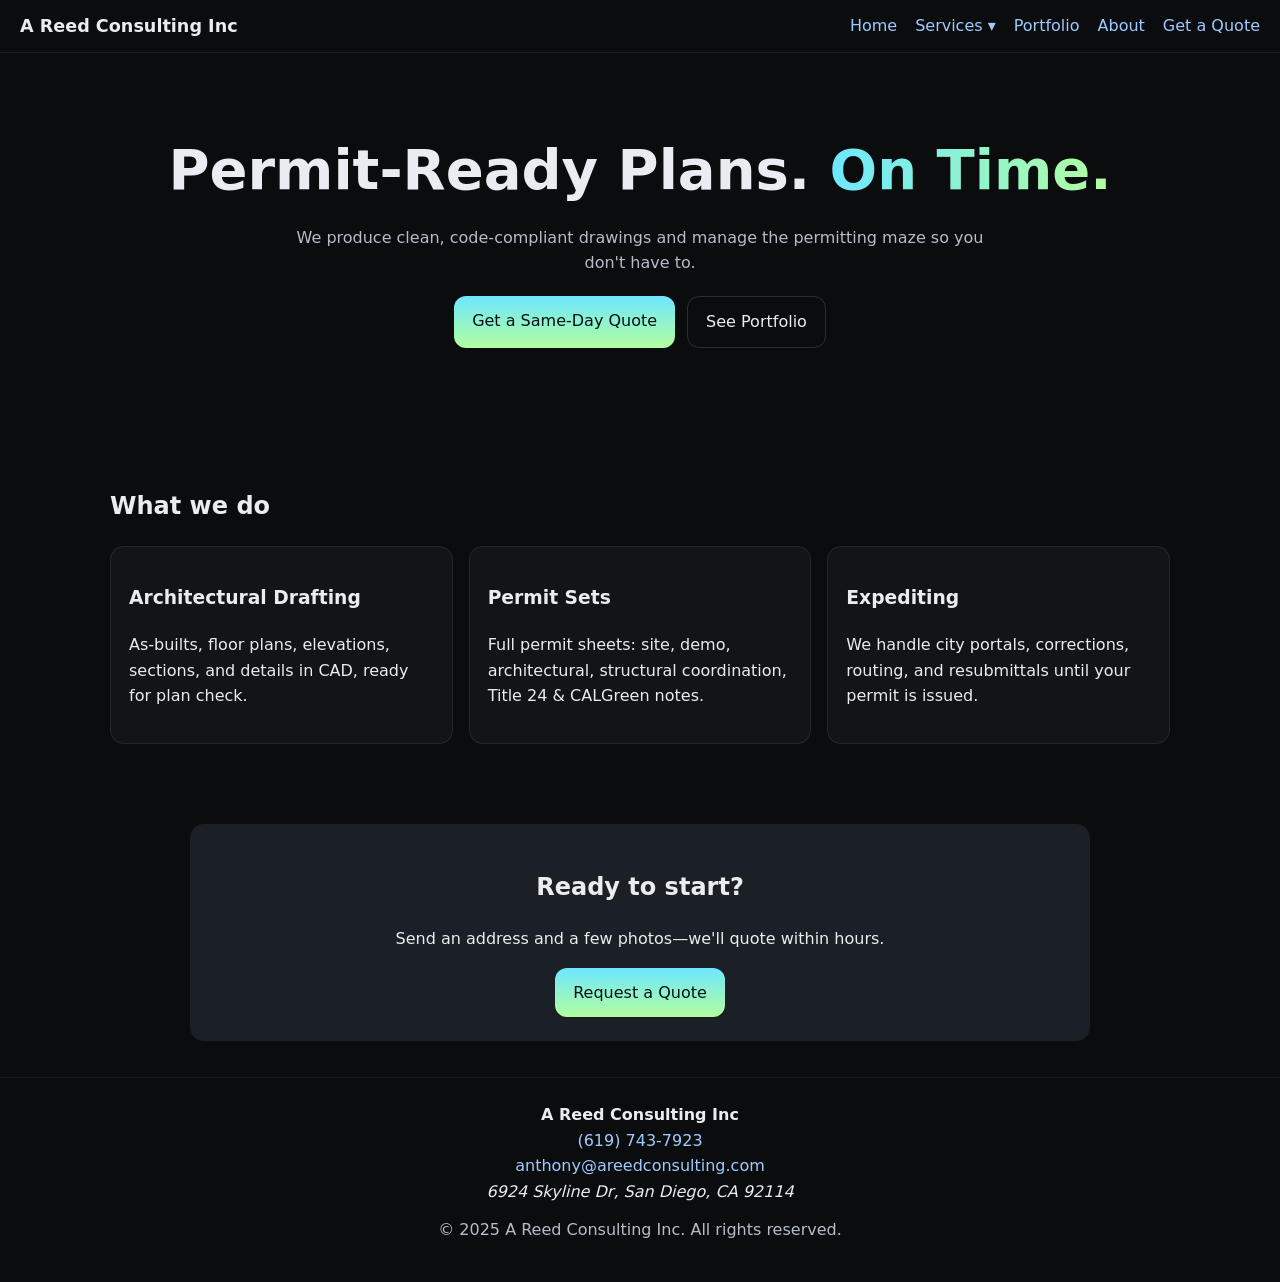
<file: index.html>
<!doctype html>
<html lang="en">
<head>
  <meta charset="utf-8">
  <meta name="viewport" content="width=device-width, initial-scale=1">
  <title>Drafting, Permitting & Expediting | A Reed Consulting Inc</title>
  <meta name="description" content="Residential & light commercial drafting, permit sets, Title 24 coordination, and permit expediting across Southern California—fast, precise, code-compliant.">
  <meta name="theme-color" content="#0a0a0a">
  <link rel="canonical" href="https://www.areedconsulting.com/">
  <link rel="stylesheet" href="styles.css">
  <meta property="og:type" content="website">
  <meta property="og:title" content="Drafting, Permitting & Expediting | A Reed Consulting Inc">
  <meta property="og:description" content="Residential & light commercial drafting, permit sets, Title 24 coordination, and permit expediting across Southern California.">
  <script type="application/ld+json">
  {
  "@context": "https://schema.org",
  "@type": "LocalBusiness",
  "name": "A Reed Consulting Inc",
  "url": "https://www.areedconsulting.com/",
  "email": "anthony@areedconsulting.com",
  "telephone": "(555) 123-4567",
  "address": {
    "@type": "PostalAddress",
    "streetAddress": "6924 Skyline Dr",
    "addressLocality": "San Diego",
    "addressRegion": "CA",
    "postalCode": "92114",
    "addressCountry": "US"
  }
}
  </script>
</head>
<body>
<header class="site-header">
  <a class="brand" href="index.html">
    <span>A Reed Consulting Inc</span>
  </a>
  <nav id="nav" class="nav" aria-label="Primary">
    <button class="nav-toggle" aria-expanded="false" aria-controls="nav-links" aria-label="Menu" onclick="toggleNav()">
      <span class="bar"></span><span class="bar"></span><span class="bar"></span>
    </button>
    <ul id="nav-links" class="nav-links">
      <li><a href="index.html">Home</a></li>
      <li class="dropdown">
        <a href="services.html">Services ▾</a>
        <ul class="dropdown-menu">
          <li><a href="#" data-service="consultation" data-price="100">Phone Consultation - $100/hr</a></li>
          <li><a href="#" data-service="field-verify" data-price="125">As-built Field Verify - $125/hr</a></li>
          <li><a href="#" data-service="cad-docs" data-price="125">As-built CAD Documentation - $125/hr</a></li>
          <li><a href="#" data-service="construction" data-price="150">Construction Documents - $150/hr</a></li>
          <li><a href="#" data-service="permitting" data-price="100">Permitting - $100/hr</a></li>
        </ul>
      </li>
      <li><a href="portfolio.html">Portfolio</a></li>
      <li><a href="about.html">About</a></li>
      <li><a href="contact.html">Get a Quote</a></li>
    </ul>
  </nav>
</header>

<!-- Stripe Checkout Modal -->
<div id="stripe-modal" class="modal">
  <div class="modal-content">
    <span class="close">&times;</span>
    <h2>Book Service</h2>
    <p id="service-name"></p>
    <p id="service-price"></p>
    <button id="checkout-button" class="btn primary">Pay with Stripe</button>
  </div>
</div>

<main>
<section class="hero">
  <div class="hero-content">
    <h1>Permit-Ready Plans. <span class="accent">On Time.</span></h1>
    <p>We produce clean, code-compliant drawings and manage the permitting maze so you don't have to.</p>
    <div class="actions">
      <a class="btn primary" href="contact.html">Get a Same-Day Quote</a>
      <a class="btn ghost" href="portfolio.html">See Portfolio</a>
    </div>
  </div>
</section>

<section class="services">
  <h2>What we do</h2>
  <div class="card-grid">
    <article class="card">
      <h3>Architectural Drafting</h3>
      <p>As-builts, floor plans, elevations, sections, and details in CAD, ready for plan check.</p>
    </article>
    <article class="card">
      <h3>Permit Sets</h3>
      <p>Full permit sheets: site, demo, architectural, structural coordination, Title 24 & CALGreen notes.</p>
    </article>
    <article class="card">
      <h3>Expediting</h3>
      <p>We handle city portals, corrections, routing, and resubmittals until your permit is issued.</p>
    </article>
  </div>
</section>

<section class="cta">
  <h2>Ready to start?</h2>
  <p>Send an address and a few photos—we'll quote within hours.</p>
  <a class="btn primary" href="contact.html">Request a Quote</a>
</section>
</main>

<footer class="site-footer">
  <div class="footer-grid">
    <div>
      <strong>A Reed Consulting Inc</strong><br>
      <a href="tel:(619) 743-7923">(619) 743-7923</a><br>
      <a href="mailto:anthony@areedconsulting.com">anthony@areedconsulting.com</a><br>
      <address>6924 Skyline Dr, San Diego, CA 92114</address>
    </div>
  </div>
  <p class="legal">© 2025 A Reed Consulting Inc. All rights reserved.</p>
</footer>

<script src="https://js.stripe.com/v3/"></script>
<script src="script.js"></script>
</body>
</html>
</file>
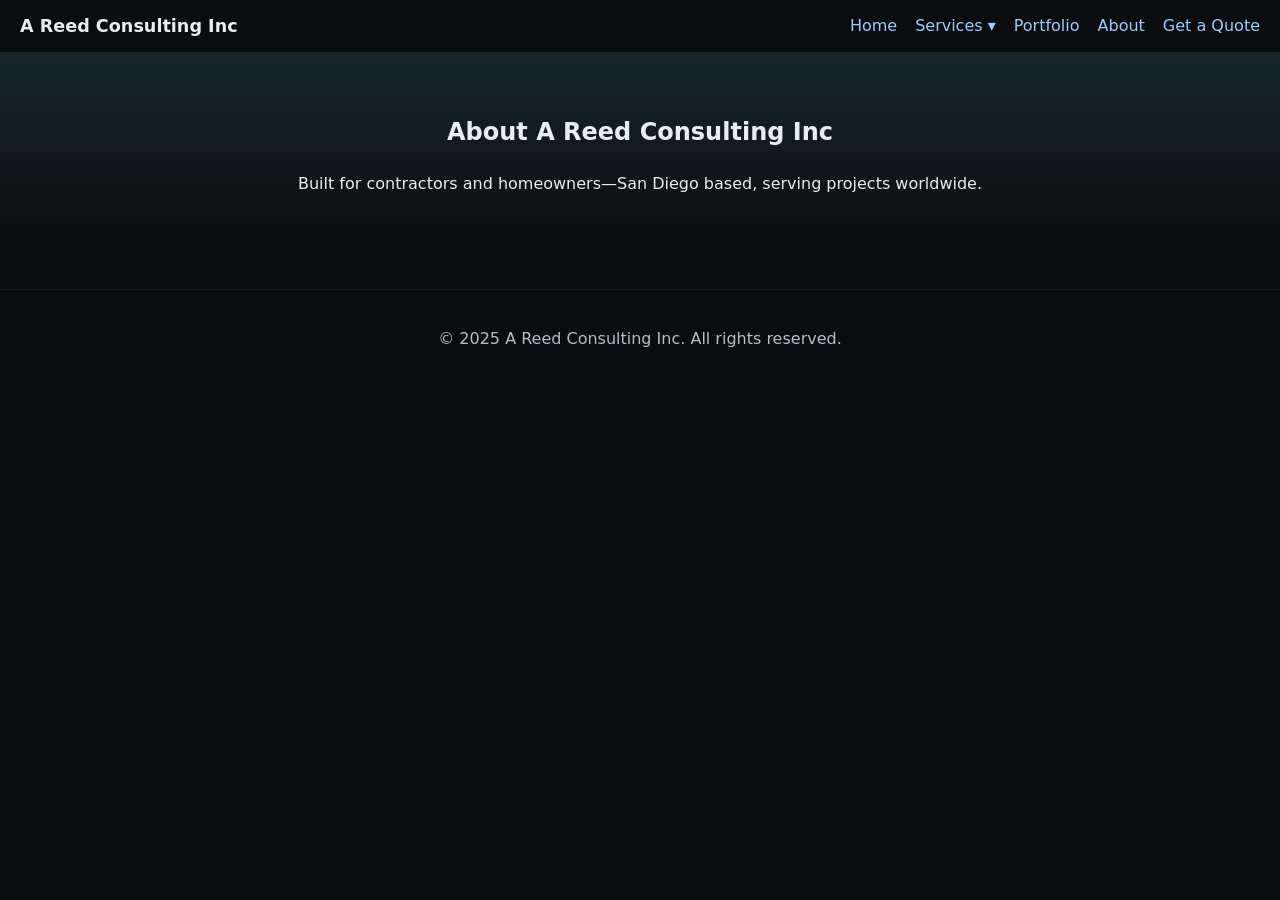
<file: about.html>
<!doctype html>
<html lang="en">
<head>
  <meta charset="utf-8">
  <meta name="viewport" content="width=device-width, initial-scale=1">
  <title>About | A Reed Consulting Inc</title>
  <link rel="stylesheet" href="styles.css">
</head>
<body>
<header class="site-header">
  <a class="brand" href="index.html"><span>A Reed Consulting Inc</span></a>
  <nav id="nav" class="nav" aria-label="Primary">
    <button class="nav-toggle" onclick="toggleNav()"><span class="bar"></span><span class="bar"></span><span class="bar"></span></button>
    <ul id="nav-links" class="nav-links">
      <li><a href="index.html">Home</a></li>
      <li class="dropdown">
        <a href="services.html">Services ▾</a>
        <ul class="dropdown-menu">
          <li><a href="#" data-service="consultation" data-price="Free">Phone Consultation - Free</a></li>
          <li><a href="#" data-service="field-verify" data-price="125">As-built Field Verify - $125/hr</a></li>
          <li><a href="#" data-service="cad-docs" data-price="125">As-built CAD Documentation - $125/hr</a></li>
          <li><a href="#" data-service="construction" data-price="150">Construction Documents - $150/hr</a></li>
          <li><a href="#" data-service="permitting" data-price="100">Permitting - $100/hr</a></li>
        </ul>
      </li>
      <li><a href="portfolio.html">Portfolio</a></li>
      <li><a href="about.html">About</a></li>
      <li><a href="contact.html">Get a Quote</a></li>
    </ul>
  </nav>
</header>

<div id="stripe-modal" class="modal">
  <div class="modal-content">
    <span class="close">&times;</span>
    <h2>Book Service</h2>
    <p id="service-name"></p>
    <p id="service-price"></p>
    <button id="checkout-button" class="btn primary">Pay with Stripe</button>
  </div>
</div>

<main>
<section class="page-hero">
  <h1>About A Reed Consulting Inc</h1>
  <p>Built for contractors and homeowners—San Diego based, serving projects worldwide.</p>
</section>
</main>

<footer class="site-footer">
  <p class="legal">© 2025 A Reed Consulting Inc. All rights reserved.</p>
</footer>

<script src="https://js.stripe.com/v3/"></script>
<script src="script.js"></script>
</body>
</html>
</file>
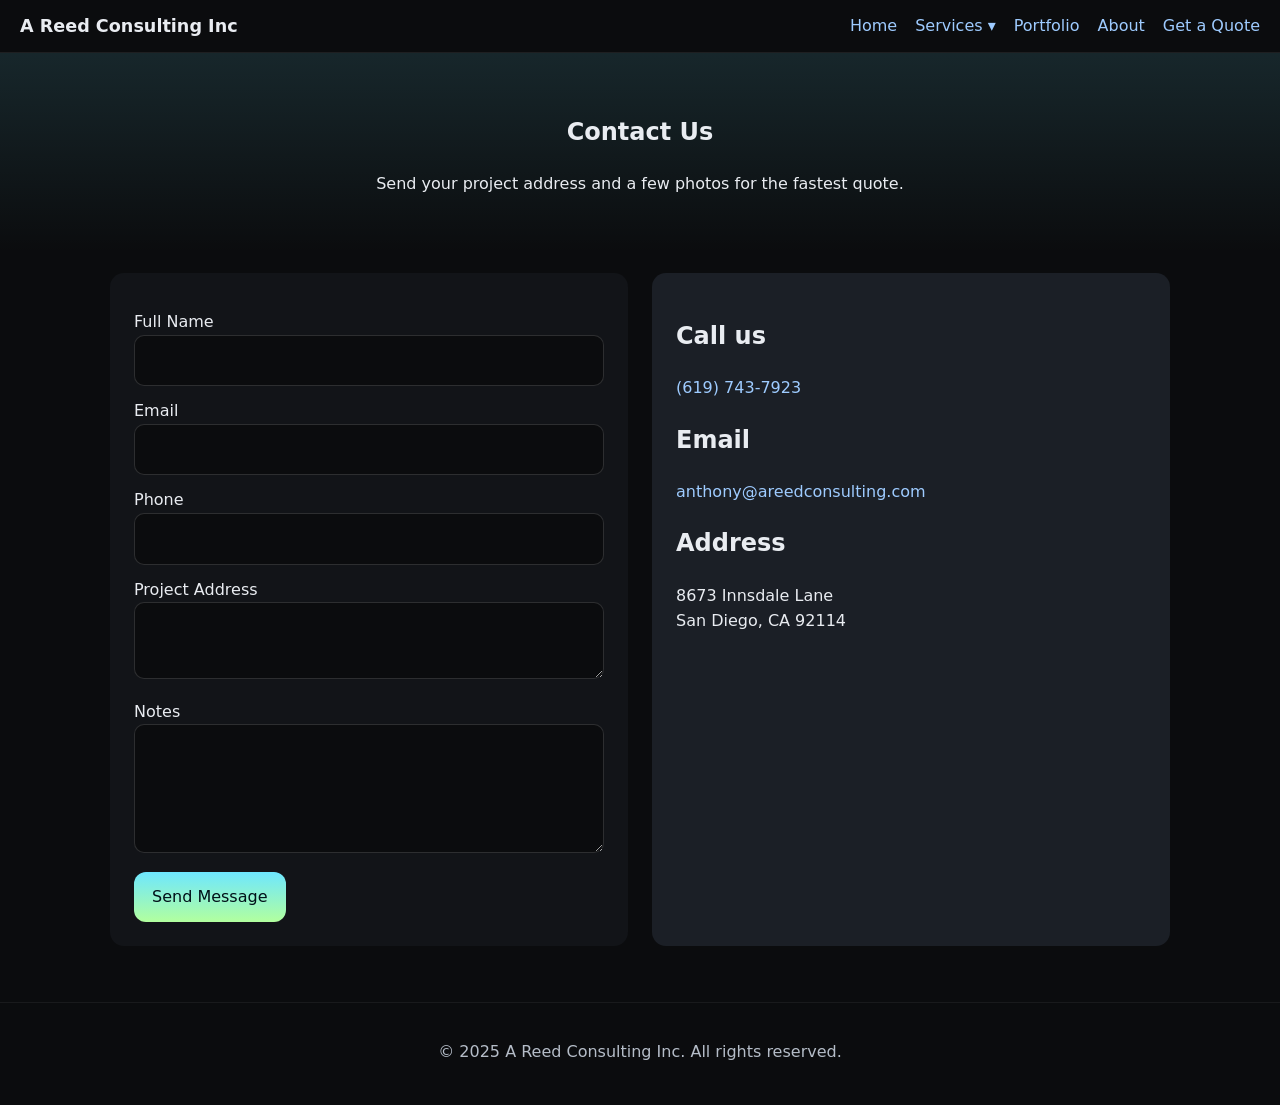
<file: contact.html>
<!doctype html>
<html lang="en">
<head>
  <meta charset="utf-8">
  <meta name="viewport" content="width=device-width, initial-scale=1">
  <title>Contact | A Reed Consulting Inc</title>
  <link rel="stylesheet" href="styles.css">
</head>
<body>
<header class="site-header">
  <a class="brand" href="index.html"><span>A Reed Consulting Inc</span></a>
  <nav id="nav" class="nav" aria-label="Primary">
    <button class="nav-toggle" onclick="toggleNav()"><span class="bar"></span><span class="bar"></span><span class="bar"></span></button>
    <ul id="nav-links" class="nav-links">
      <li><a href="index.html">Home</a></li>
      <li class="dropdown">
        <a href="services.html">Services ▾</a>
        <ul class="dropdown-menu">
          <li><a href="#" data-service="consultation" data-price="Free">Phone Consultation - Free</a></li>
          <li><a href="#" data-service="field-verify" data-price="125">As-built Field Verify - $125/hr</a></li>
          <li><a href="#" data-service="cad-docs" data-price="125">As-built CAD Documentation - $125/hr</a></li>
          <li><a href="#" data-service="construction" data-price="150">Construction Documents - $150/hr</a></li>
          <li><a href="#" data-service="permitting" data-price="100">Permitting - $100/hr</a></li>
        </ul>
      </li>
      <li><a href="portfolio.html">Portfolio</a></li>
      <li><a href="about.html">About</a></li>
      <li><a href="contact.html">Get a Quote</a></li>
    </ul>
  </nav>
</header>

<div id="stripe-modal" class="modal">
  <div class="modal-content">
    <span class="close">&times;</span>
    <h2>Book Service</h2>
    <p id="service-name"></p>
    <p id="service-price"></p>
    <button id="checkout-button" class="btn primary">Pay with Stripe</button>
  </div>
</div>

<main>
<section class="page-hero">
  <h1>Contact Us</h1>
  <p>Send your project address and a few photos for the fastest quote.</p>
</section>

<section class="contact-grid">
  <form class="contact-form" action="https://formspree.io/f/xzdaqnzp" method="POST">
    <label>Full Name<input type="text" name="name" required></label>
    <label>Email<input type="email" name="email" required></label>
    <label>Phone<input type="tel" name="phone"></label>
    <label>Project Address<textarea name="address" rows="2" required></textarea></label>
    <label>Notes<textarea name="notes" rows="4"></textarea></label>
    <button class="btn primary" type="submit">Send Message</button>
  </form>
  <aside class="contact-aside">
    <h2>Call us</h2>
    <p><a href="tel:(619) 743-7923">(619) 743-7923</a></p>
    <h2>Email</h2>
    <p><a href="mailto:anthony@areedconsulting.com">anthony@areedconsulting.com</a></p>
    <h2>Address</h2>
    <p>8673 Innsdale Lane<br>San Diego, CA 92114</p>
  </aside>
</section>
</main>

<footer class="site-footer">
  <p class="legal">© 2025 A Reed Consulting Inc. All rights reserved.</p>
</footer>

<script src="https://js.stripe.com/v3/"></script>
<script src="script.js"></script>
</body>
</html>
</file>
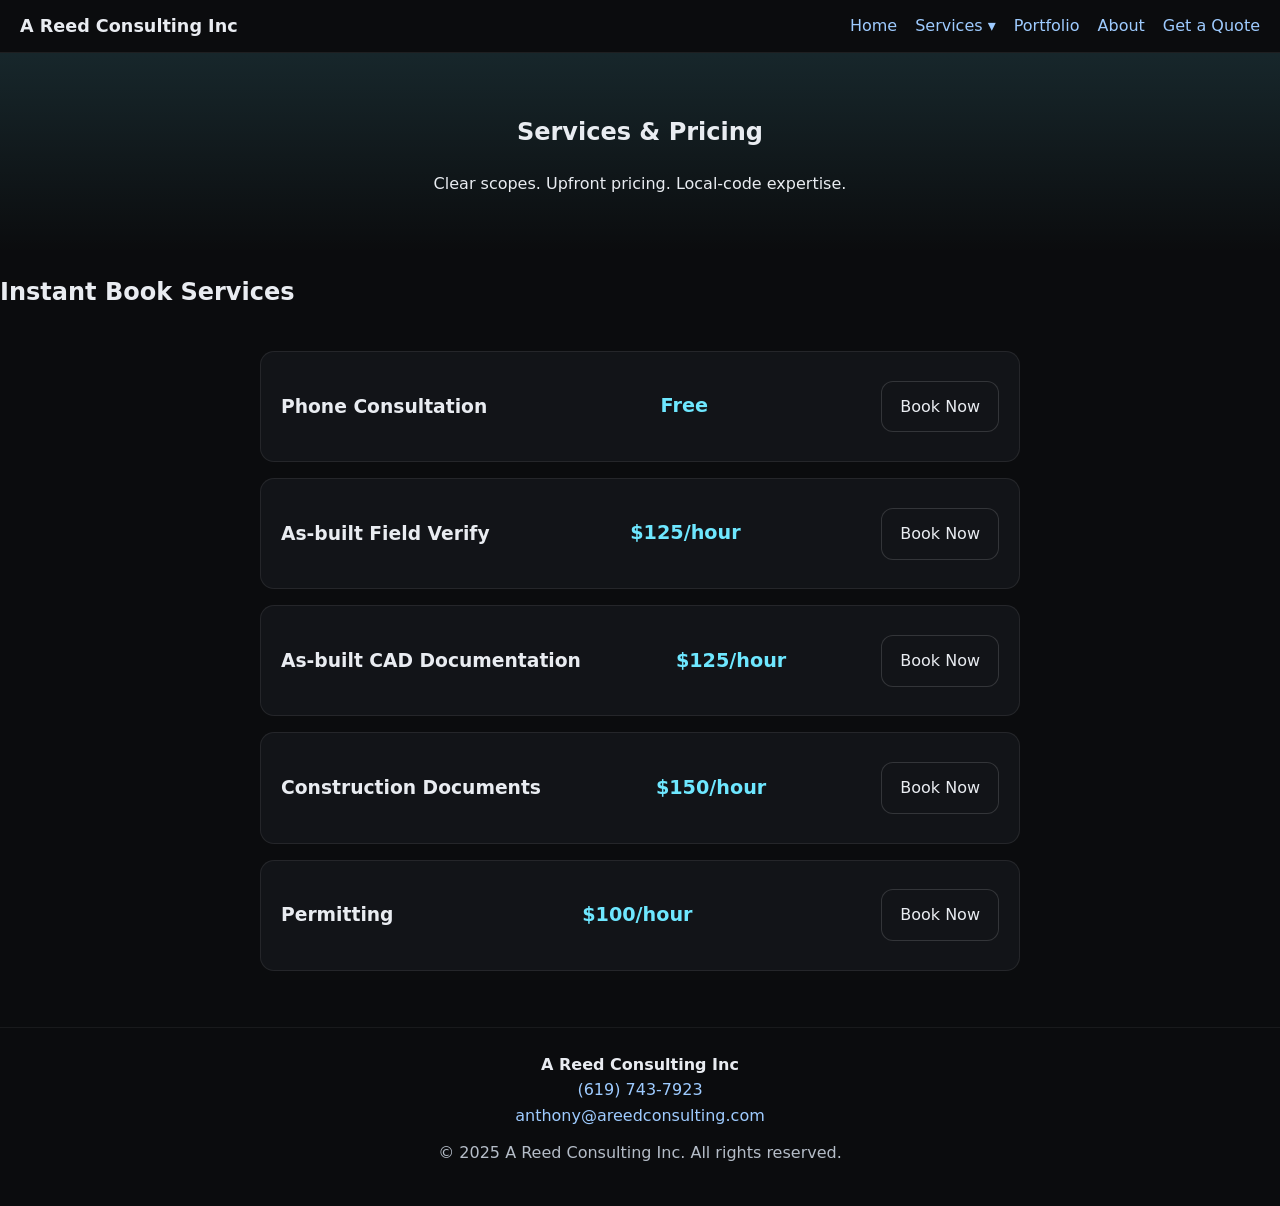
<file: services.html>
<!doctype html>
<html lang="en">
<head>
  <meta charset="utf-8">
  <meta name="viewport" content="width=device-width, initial-scale=1">
  <title>Services & Pricing | A Reed Consulting Inc</title>
  <link rel="stylesheet" href="styles.css">
</head>
<body>
<header class="site-header">
  <a class="brand" href="index.html"><span>A Reed Consulting Inc</span></a>
  <nav id="nav" class="nav" aria-label="Primary">
    <button class="nav-toggle" onclick="toggleNav()"><span class="bar"></span><span class="bar"></span><span class="bar"></span></button>
    <ul id="nav-links" class="nav-links">
      <li><a href="index.html">Home</a></li>
      <li class="dropdown">
        <a href="services.html">Services ▾</a>
        <ul class="dropdown-menu">
          <li><a href="#" data-service="consultation" data-price="Free">Phone Consultation - Free</a></li>
          <li><a href="#" data-service="field-verify" data-price="125">As-built Field Verify - $125/hr</a></li>
          <li><a href="#" data-service="cad-docs" data-price="125">As-built CAD Documentation - $125/hr</a></li>
          <li><a href="#" data-service="construction" data-price="150">Construction Documents - $150/hr</a></li>
          <li><a href="#" data-service="permitting" data-price="100">Permitting - $100/hr</a></li>
        </ul>
      </li>
      <li><a href="portfolio.html">Portfolio</a></li>
      <li><a href="about.html">About</a></li>
      <li><a href="contact.html">Get a Quote</a></li>
    </ul>
  </nav>
</header>

<div id="stripe-modal" class="modal">
  <div class="modal-content">
    <span class="close">&times;</span>
    <h2>Book Service</h2>
    <p id="service-name"></p>
    <p id="service-price"></p>
    <button id="checkout-button" class="btn primary">Pay with Stripe</button>
  </div>
</div>

<main>
<section class="page-hero">
  <h1>Services & Pricing</h1>
  <p>Clear scopes. Upfront pricing. Local-code expertise.</p>
</section>

<section class="service-section">
  <h2>Instant Book Services</h2>
  <div class="service-list">
    <div class="service-item" data-service="consultation" data-price="Free">
      <h3>Phone Consultation</h3>
      <p class="price">Free</p>
      <button class="btn book-now">Book Now</button>
    </div>
    <div class="service-item" data-service="field-verify" data-price="125">
      <h3>As-built Field Verify</h3>
      <p class="price">$125/hour</p>
      <button class="btn book-now">Book Now</button>
    </div>
    <div class="service-item" data-service="cad-docs" data-price="125">
      <h3>As-built CAD Documentation</h3>
      <p class="price">$125/hour</p>
      <button class="btn book-now">Book Now</button>
    </div>
    <div class="service-item" data-service="construction" data-price="150">
      <h3>Construction Documents</h3>
      <p class="price">$150/hour</p>
      <button class="btn book-now">Book Now</button>
    </div>
    <div class="service-item" data-service="permitting" data-price="100">
      <h3>Permitting</h3>
      <p class="price">$100/hour</p>
      <button class="btn book-now">Book Now</button>
    </div>
  </div>
</section>
</main>

<footer class="site-footer">
  <div class="footer-grid">
    <div>
      <strong>A Reed Consulting Inc</strong><br>
      <a href="tel:(619) 743-7923">(619) 743-7923</a><br>
      <a href="mailto:anthony@areedconsulting.com">anthony@areedconsulting.com</a>
    </div>
  </div>
  <p class="legal">© 2025 A Reed Consulting Inc. All rights reserved.</p>
</footer>

<script src="https://js.stripe.com/v3/"></script>
<script src="script.js"></script>
</body>
</html>
</file>
<file: styles.css>
:root{
  --bg:#0b0c0e;
  --surface:#121418;
  --elev:#1b1f26;
  --text:#e9ecf1;
  --muted:#b5bdc8;
  --accent:#6ee7ff;
  --accent-2:#b2ff9e;
  --link:#9ecbff;
  --radius:14px;
  --shadow:0 10px 30px rgba(0,0,0,.3);
}
*{box-sizing:border-box}
html,body{margin:0;padding:0}
body{font:16px/1.6 system-ui,-apple-system,Segoe UI,Roboto,sans-serif;background:var(--bg);color:var(--text)}
a{color:var(--link);text-decoration:none}
.site-header{position:sticky;top:0;z-index:50;background:var(--bg);padding:12px 20px;display:flex;align-items:center;justify-content:space-between;border-bottom:1px solid rgba(255,255,255,.08)}
.brand{font-weight:700;color:var(--text);font-size:1.1rem}
.nav-links{list-style:none;display:flex;gap:18px;margin:0;padding:0;align-items:center}
.nav .btn{padding:10px 14px;border:1px solid var(--accent);border-radius:999px}
.nav-toggle{display:none;background:transparent;border:none;cursor:pointer}
.nav-toggle .bar{display:block;width:22px;height:2px;background:var(--text);margin:4px 0}

/* Dropdown */
.dropdown{position:relative}
.dropdown-menu{display:none;position:absolute;top:100%;left:0;background:var(--surface);border:1px solid rgba(255,255,255,.08);border-radius:12px;padding:8px 0;min-width:280px;box-shadow:var(--shadow);z-index:100}
.dropdown:hover .dropdown-menu{display:block}
.dropdown-menu li{list-style:none}
.dropdown-menu a{display:block;padding:10px 16px;color:var(--text);font-size:.9rem}
.dropdown-menu a:hover{background:var(--elev)}

@media(max-width:860px){
  .nav-toggle{display:block}
  .nav-links{position:absolute;right:16px;top:64px;background:var(--surface);border:1px solid rgba(255,255,255,.08);border-radius:12px;box-shadow:var(--shadow);padding:12px;flex-direction:column;align-items:flex-start;display:none}
  .nav-links.open{display:flex}
  .dropdown-menu{position:static;display:none;background:transparent;border:none;box-shadow:none;padding-left:16px}
  .dropdown.open .dropdown-menu{display:block}
}

.hero{padding:72px 20px;text-align:center}
.hero h1{font-size:clamp(32px,5vw,56px);margin:0 0 10px}
.hero .accent{background:linear-gradient(90deg,var(--accent),var(--accent-2));-webkit-background-clip:text;background-clip:text;color:transparent}
.hero p{color:var(--muted);max-width:700px;margin:0 auto 20px}
.actions{display:flex;gap:12px;justify-content:center;flex-wrap:wrap}
.btn{display:inline-block;padding:12px 18px;border-radius:12px;border:1px solid rgba(255,255,255,.14);background:var(--surface);color:var(--text);cursor:pointer;font:inherit}
.btn.primary{background:linear-gradient(180deg,var(--accent),var(--accent-2));color:#001018;border:none}
.btn.ghost{background:transparent}

.page-hero{padding:40px 20px;text-align:center;background:linear-gradient(180deg,rgba(110,231,255,.12),transparent)}
.services{max-width:1100px;margin:0 auto;padding:48px 20px}
.card-grid{display:grid;grid-template-columns:repeat(auto-fit,minmax(260px,1fr));gap:16px;margin-top:18px}
.card{background:var(--surface);border:1px solid rgba(255,255,255,.08);border-radius:var(--radius);padding:18px}

.service-list{display:grid;gap:16px;max-width:800px;margin:0 auto;padding:20px}
.service-item{background:var(--surface);border:1px solid rgba(255,255,255,.08);border-radius:var(--radius);padding:20px;display:flex;justify-content:space-between;align-items:center;flex-wrap:wrap;gap:12px}
.service-item h3{margin:0}
.service-item .price{color:var(--accent);font-weight:600;font-size:1.2rem}

.contact-grid{display:grid;grid-template-columns:1fr 1fr;gap:24px;max-width:1100px;margin:0 auto;padding:20px}
@media(max-width:900px){.contact-grid{grid-template-columns:1fr}}
.contact-form{background:var(--surface);padding:24px;border-radius:var(--radius)}
.contact-form label{display:block;margin:12px 0}
.contact-form input,.contact-form textarea{width:100%;padding:12px;border-radius:10px;border:1px solid rgba(255,255,255,.14);background:var(--bg);color:var(--text);font:inherit}
.contact-aside{background:var(--elev);padding:24px;border-radius:var(--radius)}

.cta{max-width:900px;margin:32px auto;padding:24px;text-align:center;background:var(--elev);border-radius:var(--radius)}
.site-footer{padding:24px 20px;border-top:1px solid rgba(255,255,255,.06);margin-top:36px;text-align:center}
.legal{color:var(--muted);margin-top:12px}

/* Modal */
.modal{display:none;position:fixed;z-index:200;left:0;top:0;width:100%;height:100%;background:rgba(0,0,0,.8)}
.modal-content{background:var(--surface);margin:10% auto;padding:24px;border-radius:var(--radius);max-width:400px;text-align:center;position:relative}
.close{position:absolute;right:16px;top:16px;font-size:24px;cursor:pointer;color:var(--muted)}
</file>
